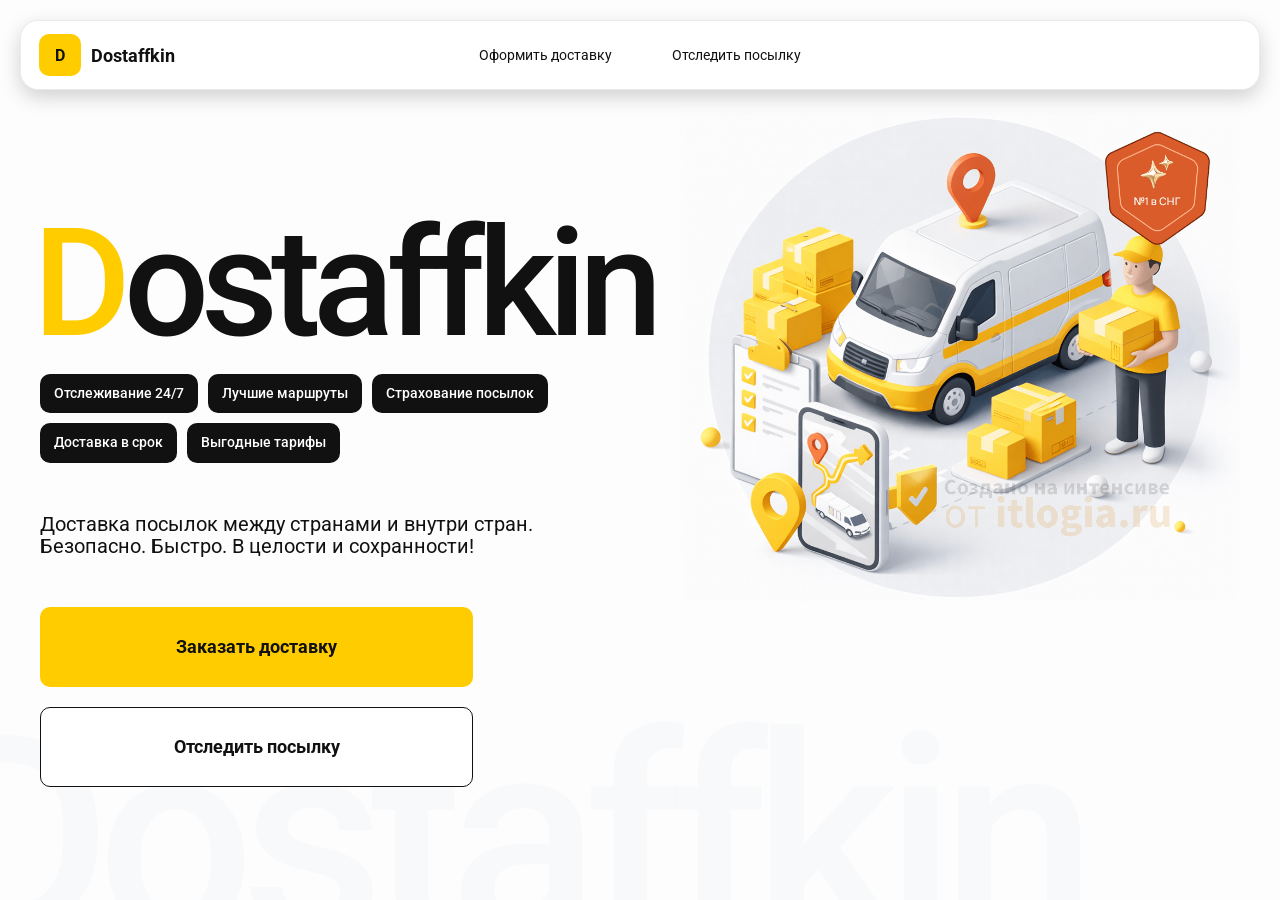
<file: index.html>
<!DOCTYPE html>
<html lang="ru">

<head>
    <meta charset="UTF-8">
    <meta name="viewport" content="width=device-width,initial-scale=1,maximum-scale=1,user-scalable=0" />
    <meta name="viewport" content="width=device-width, initial-scale=1.0">
    <title>Dostaffkin — Доставка посылок между странами и внутри стран. Безопасно. Быстро. В целости и сохранности!
    </title>
    <link href="style/base.css" rel="stylesheet" />
    <link href="style/base_adaptive.css" rel="stylesheet" />
    <link href="style/index.css" rel="stylesheet" />
    <link href="style/index_adaptive.css" rel="stylesheet" />
</head>

<body>
    <div class="container">
        <header class="header">
            <a class="header-brand" href="#">
                <div class="header-logo">D</div>
                <div class="header-title">Dostaffkin</div>
            </a>
            <nav class="header-menu">
                <a class="header-link" href="./order.html">Оформить <span>доставку</span></a>
                <a class="header-link" href="./track.html">Отследить <span>посылку</span></a>
            </nav>
        </header>
        <main class="main">
            <section class="main-info">
                <div class="main-title">
                    <span>D</span>ostaffkin
                </div>
                <div class="main-features">
                    <div class="main-feature">Отслеживание 24/7</div>
                    <div class="main-feature">Лучшие маршруты</div>
                    <div class="main-feature">Страхование посылок</div>
                    <div class="main-feature">Доставка в срок</div>
                    <div class="main-feature">Выгодные тарифы</div>
                </div>
                <div class="main-description">
                    Доставка посылок между странами и внутри стран.
                    Безопасно. Быстро. В целости и сохранности!
                </div>
                <div class="main-actions">
                    <a class="button" type="button" href="./order.html">Заказать доставку</a>
                    <a class="button button-white" type="button" href="./track.html">Отследить посылку</a>
                </div>
            </section>
            <div class="main-title-ghost">Dostaffkin</div>
            <section class="main-image">
                <img src="images/main-image.png" alt="Main image" />
            </section>
        </main>


    </div>


    
</body>

</html>
</file>
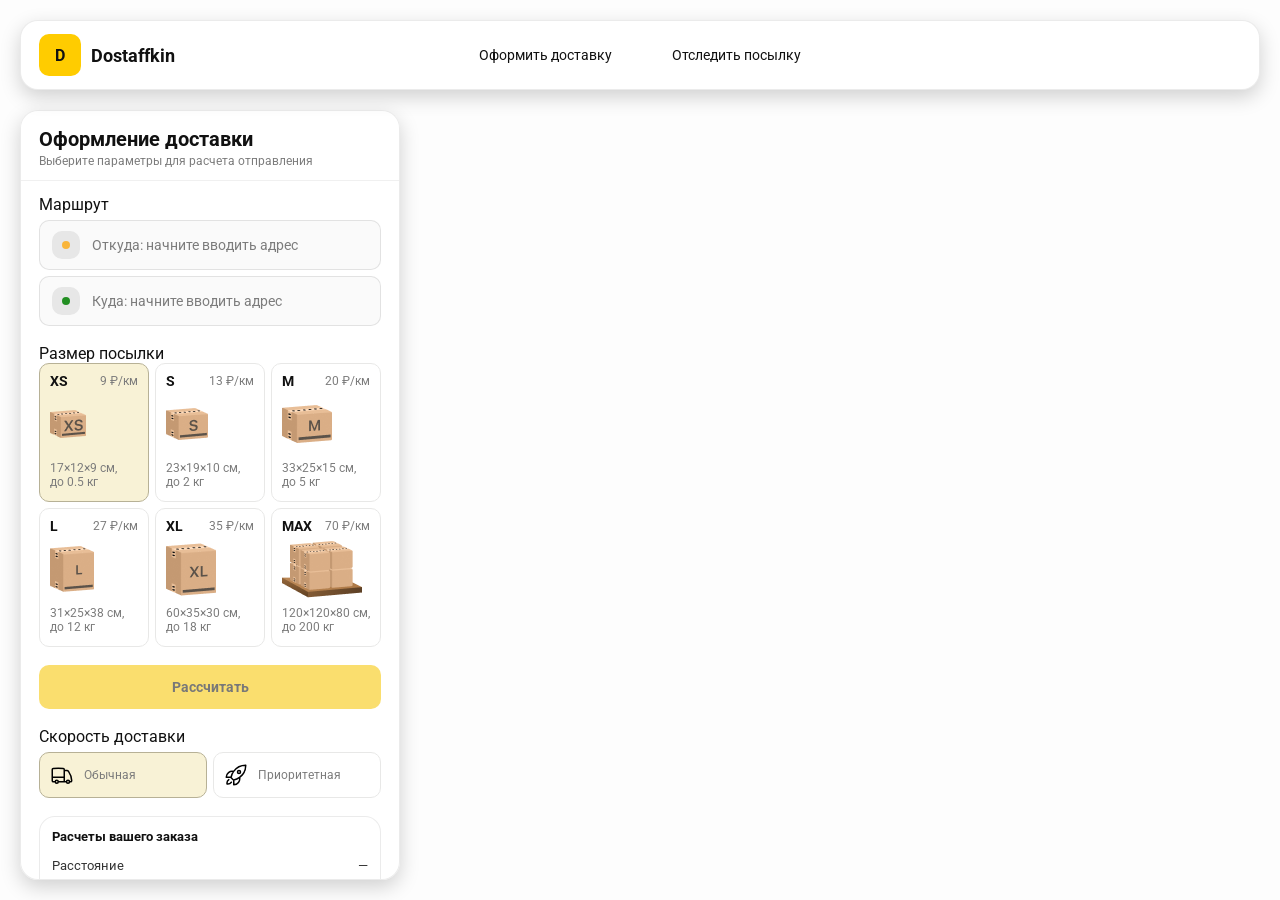
<file: order.html>
<!doctype html>
<html lang="ru">

<head>
    <meta charset="utf-8" />
    <meta name="viewport" content="width=device-width,initial-scale=1,maximum-scale=1,user-scalable=0" />
    <title>Оформление доставки</title>

    <link href="style/base.css" rel="stylesheet" />
    <link href="style/base_adaptive.css" rel="stylesheet" />

    <link href="style/order.css" rel="stylesheet" />
    <link href="style/order_adaptive.css" rel="stylesheet" />

    <script src="https://api-maps.yandex.ru/2.1/?lang=ru_RU&apikey=7edfdec0-83fd-4f90-b35b-98c806c1c99b&suggest_apikey=62899833-5548-49a9-8c65-6e9ef7d38d53" type="text/javascript"></script>
</head>

<body>
    <div id="map"></div>

    <header class="header">
        <a class="header-brand" href="./index.html">
            <div class="header-logo">D</div>
            <div class="header-title">Dostaffkin</div>
        </a>
        <nav class="header-menu">
            <a class="header-link" href="#">Оформить <span>доставку</span></a>
            <a class="header-link" href="./track.html">Отследить <span>посылку</span></a>
        </nav>
    </header>
    <aside class="main" id="sidebar">
        <div class="main-header">
            <div class="main-title">Оформление доставки</div>
            <div class="main-text">Выберите параметры для расчета отправления</div>
        </div>
        <div class="main-content">
            <div class="main-route">
                <div class="main-block-title">Маршрут</div>
                <div class="main-fields">
                    <div class="main-field" id="fromField">
                        <div class="main-pin"></div>
                        <input id="from" placeholder="Откуда: начните вводить адрес" autocomplete="off" />
                        <div class="main-ac" id="fromAc" role="listbox" aria-label="Подсказки адресов"></div>
                    </div>

                    <div class="main-field" id="toField">
                        <div class="main-pin"></div>
                        <input id="to" placeholder="Куда: начните вводить адрес" autocomplete="off" />
                        <div class="main-ac" id="toAc" role="listbox" aria-label="Подсказки адресов"></div>
                    </div>
                </div>
            </div>
            <div class="main-package">
                <div class="main-block-title">Размер посылки</div>

                <div class="main-sizes">
                    <div class="main-size-card is-active" data-value="xs">
                        <div class="main-size-top">
                            <div class="main-size-label">XS</div>
                            <div class="main-size-rate">9 ₽/км</div>
                        </div>
                        <div class="main-size-media">
                            <img src="images/sizes/xs.png" alt="Короб XS" />
                        </div>
                        <div class="main-size-description">17×12×9 см,<br>до 0.5 кг</div>
                    </div>

                    <div class="main-size-card" data-value="s">
                        <div class="main-size-top">
                            <div class="main-size-label">S</div>
                            <div class="main-size-rate">13 ₽/км</div>
                        </div>
                        <div class="main-size-media">
                            <img src="images/sizes/s.png" alt="Короб S" />
                        </div>
                        <div class="main-size-description">23×19×10 см,<br>до 2 кг</div>
                    </div>

                    <div class="main-size-card" data-value="m">
                        <div class="main-size-top">
                            <div class="main-size-label">M</div>
                            <div class="main-size-rate">20 ₽/км</div>
                        </div>
                        <div class="main-size-media">
                            <img src="images/sizes/m.png" alt="Короб M" />
                        </div>
                        <div class="main-size-description">33×25×15 см,<br>до 5 кг</div>
                    </div>

                    <div class="main-size-card" data-value="l">
                        <div class="main-size-top">
                            <div class="main-size-label">L</div>
                            <div class="main-size-rate">27 ₽/км</div>
                        </div>
                        <div class="main-size-media">
                            <img src="images/sizes/l.png" alt="Короб L" />
                        </div>
                        <div class="main-size-description">31×25×38 см,<br>до 12 кг</div>
                    </div>

                    <div class="main-size-card" data-value="xl">
                        <div class="main-size-top">
                            <div class="main-size-label">XL</div>
                            <div class="main-size-rate">35 ₽/км</div>
                        </div>
                        <div class="main-size-media">
                            <img src="images/sizes/xl.png" alt="Короб XL" />
                        </div>
                        <div class="main-size-description">60×35×30 см,<br>до 18 кг</div>
                    </div>

                    <div class="main-size-card" data-value="max">
                        <div class="main-size-top">
                            <div class="main-size-label">MAX</div>
                            <div class="main-size-rate">70 ₽/км</div>
                        </div>
                        <div class="main-size-media main-size-media-palleta">
                            <img src="images/sizes/max.png" alt="Паллета" />
                        </div>
                        <div class="main-size-description">120×120×80 см,<br>до 200 кг</div>
                    </div>
                </div>
            </div>
            <div class="main-calculate-block">
                <button id="calc" class="button calculate-button" type="button" disabled>Рассчитать</button>
            </div>
            <div class="main-speed">
                <div class="main-block-title">Скорость доставки</div>

                <div class="main-speeds">
                    <div class="main-speed-card is-active" data-value="regular">
                        <img class="main-speed-media" src="images/icons/regular.svg" alt="Regular" />
                        <div class="main-speed-description">Обычная</div>
                    </div>
                    <div class="main-speed-card" data-value="fast">
                        <img class="main-speed-media" src="images/icons/fast.svg" alt="Fast" />
                        <div class="main-speed-description">Приоритетная</div>
                    </div>

                </div>
            </div>

            <div class="main-result" id="result">
                <div class="main-result-title">Расчеты вашего заказа</div>
                <div class="main-result-lines">
                    <div class="main-result-line"><span>Расстояние</span><span id="distanceValue">—</span></div>
                    <div class="main-result-line"><span>Доставим через</span><span id="durationValue">—</span></div>
                    <div class="main-result-line"><span>Тариф</span><span id="rateValue">—</span></div>
                </div>
                <div class="main-price">
                    <div class="main-price-label">Итого</div>
                    <div class="main-price-value" id="totalValue">—</div>
                </div>
            </div>
            <div class="main-order-box">
                <div class="main-order-form" id="orderForm">
                    <div class="main-order-title">Оформление доставки</div>
                    <div class="main-block-info-row">
                        <div class="main-block-title">Контакты</div>
                        <div class="order-fields">
                            <div class="main-field">
                                <input id="customerName" placeholder="Ваше имя" autocomplete="off" />
                            </div>
                            <div class="main-field">
                                <input id="customerPhone" placeholder="Ваш телефон" autocomplete="off"
                                    inputmode="tel" />
                            </div>
                        </div>
                    </div>
                    <div class="main-block-info-row extra-info">
                        <div class="main-block-title">Дополнительная информация</div>
                        <div class="main-field textarea">
                            <textarea id="comment" placeholder="Детали доставки и комментарии"></textarea>
                        </div>
                    </div>
                    <button id="submit" class="button main-submit-request" type="button" disabled>Отправить
                        заявку
                    </button>
                </div>

                <div class="main-order-success" id="orderSuccess">
                    <div class="main-success-icon">✓</div>
                    <div class="main-success-title">Заявка отправлена!</div>
                    <div class="main-success-title">Номер отправления – <span id="orderId"></span></div>
                    <div class="main-success-subtitle">Мы скоро свяжемся с вами</div>
                </div>
            </div>


        </div>
    </aside>
    <script src="script/order.js"></script>
</body>

</html>
</file>
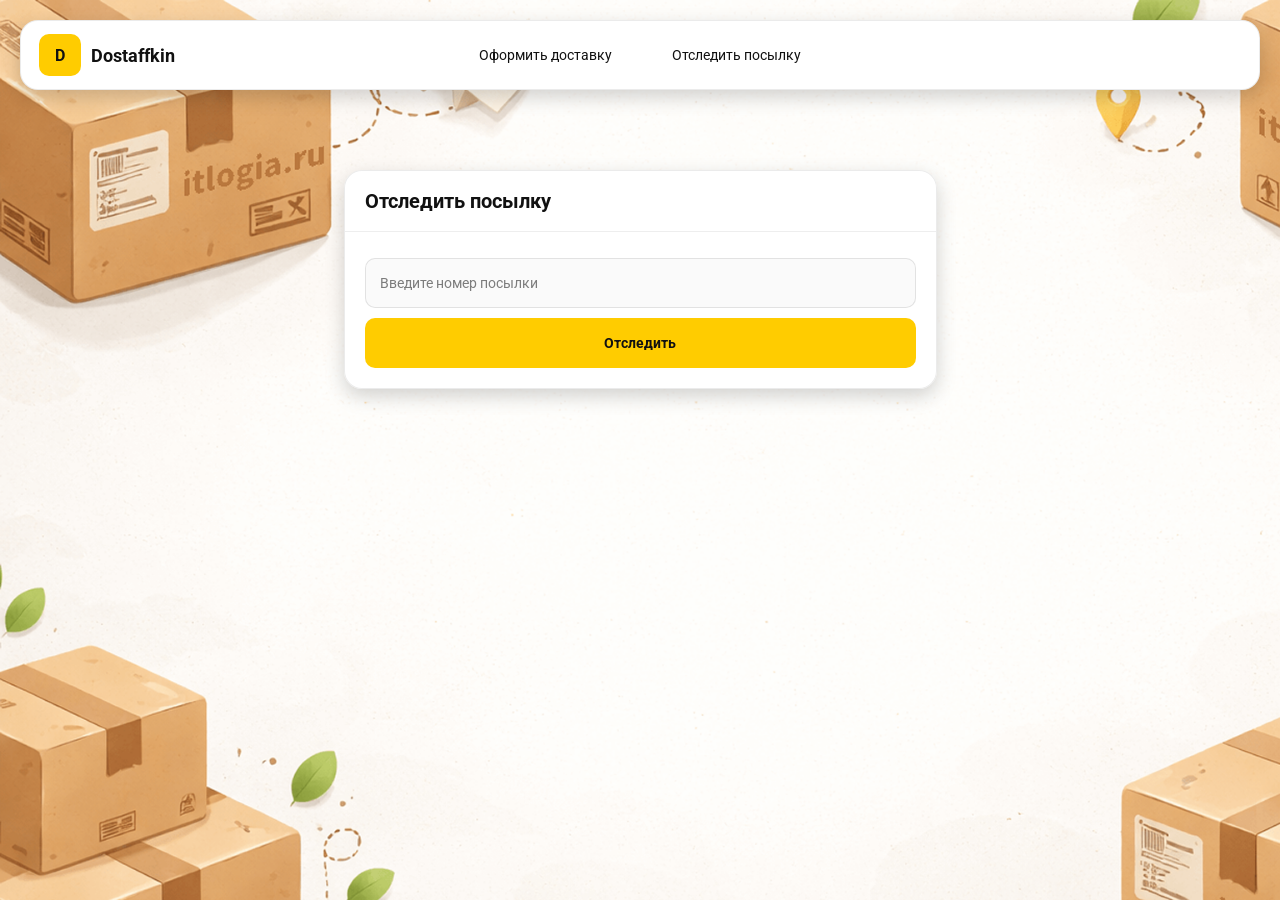
<file: track.html>
<!doctype html>
<html lang="ru">

<head>
    <meta charset="utf-8" />
    <meta name="viewport" content="width=device-width,initial-scale=1,maximum-scale=1,user-scalable=0" />
    <title>Отследить посылку</title>
    <link rel="stylesheet" href="style/base.css" />
    <link rel="stylesheet" href="style/base_adaptive.css" />

    <link rel="stylesheet" href="style/track.css" />
    <link rel="stylesheet" href="style/track_adaptive.css" />
</head>

<body>
    <div class="container">
        <header class="header">
            <a class="header-brand" href="./index.html">
                <div class="header-logo">D</div>
                <div class="header-title">Dostaffkin</div>
            </a>
            <nav class="header-menu">
                <a class="header-link" href="./order.html">Оформить <span>доставку</span></a>
                <a class="header-link" href="#">Отследить <span>посылку</span></a>
            </nav>
        </header>
        <main class="track-content">
            <section class="track-card track-search">
                <div class="track-title">Отследить посылку</div>
                <div class="track-action">
                    <div class="main-field track-field">
                        <input id="trackNumber" placeholder="Введите номер посылки" autocomplete="off" />
                    </div>
                    <button id="trackButton" class="button track-button" type="button">Отследить</button>
                </div>
            </section>
            <section class="track-card track-result" id="trackResult">
                <div class="track-result-header">
                    <div class="track-id" id="trackIdValue"></div>
                    <div class="track-routes">
                        <div class="track-route">
                            <div class="track-route-pin">
                                <svg xmlns="http://www.w3.org/2000/svg" fill="none" viewBox="0 0 24 24"
                                    stroke-width="1.5" stroke="orange" class="size-6">
                                    <path stroke-linecap="round" stroke-linejoin="round"
                                        d="M15 10.5a3 3 0 1 1-6 0 3 3 0 0 1 6 0Z" />
                                    <path stroke-linecap="round" stroke-linejoin="round"
                                        d="M19.5 10.5c0 7.142-7.5 11.25-7.5 11.25S4.5 17.642 4.5 10.5a7.5 7.5 0 1 1 15 0Z" />
                                </svg>
                            </div>
                            <div class="track-route-address" id="trackFromValue">
                                Откуда: Москва, улица Арбат, 1
                            </div>
                        </div>
                        <div class="track-route track-route-arrow">
                            <svg xmlns="http://www.w3.org/2000/svg" fill="none" viewBox="0 0 24 24" stroke-width="1.5"
                                stroke="currentColor" class="size-6">
                                <path stroke-linecap="round" stroke-linejoin="round"
                                    d="M19.5 13.5 12 21m0 0-7.5-7.5M12 21V3" />
                            </svg>
                        </div>
                        <div class="track-route">
                            <div class="track-route-pin">
                                <svg xmlns="http://www.w3.org/2000/svg" fill="none" viewBox="0 0 24 24"
                                    stroke-width="1.5" stroke="green" class="size-6">
                                    <path stroke-linecap="round" stroke-linejoin="round"
                                        d="M15 10.5a3 3 0 1 1-6 0 3 3 0 0 1 6 0Z" />
                                    <path stroke-linecap="round" stroke-linejoin="round"
                                        d="M19.5 10.5c0 7.142-7.5 11.25-7.5 11.25S4.5 17.642 4.5 10.5a7.5 7.5 0 1 1 15 0Z" />
                                </svg>
                            </div>
                            <div class="track-route-address" id="trackToValue">
                                Куда: Минск, проспект Независимости, 58
                            </div>
                        </div>
                    </div>
                </div>
                <div class="track-info">
                    <div class="track-status-title">Статус данной посылки:</div>
                    <div class="track-status-list" id="trackStatusList">
                </div>
            </section>
        </main>
    </div>
    <script src="script/track.js"></script>

</body>

</html>
</file>
<file: style/base.css>
*, *::before, *::after {
    box-sizing: border-box;
}
@font-face {
    font-family: "Roboto";
    src: url("../fonts/Roboto-Regular.ttf");
    font-weight: normal;
}

@font-face {
    font-family: "Roboto";
    src: url("../fonts/Roboto-Bold.ttf");
    font-weight: bold;
}

@font-face {
    font-family: "Roboto";
    src: url("../fonts/Roboto-Medium.ttf");
    font-weight: 500;
}
html, body {
    margin: 0;
    color: #111111;
    font-family: "Roboto", sans-serif;
}

body {
    background: #FDFDFD;
}
.header {
    border-radius: 18px;
    box-shadow: 0 7px 20px 0 #0000002E;
    backdrop-filter: blur(10px);
    background: #ffffff;
    left: 20px;
    border: 1px solid rgba(0, 0, 0, 0.08);
    position: fixed;
    right: 20px;
    top: 20px;
    padding: 14px 18px;
    height: 70px;
    display: flex;
    align-items: center;
    z-index: 6;
}
.header-brand {
    display: flex;
    align-items: center;
    text-decoration: none;
    gap: 10px;
}

.header-logo {
    width: 42px;
    height: 42px;
    border-radius: 10px;
    background: #FFCC00;
    display: grid;
    place-items: center;
    font-weight: bold;
    color: #111;
}

.header-title {
    font-size: 18px;
    font-weight: bold;
    color: #111111;
    text-decoration: none;
}
.header-menu {
    display: flex;
    align-items: center;
    gap: 60px;
    margin: 0;
    position: absolute;
    left: 50%;
    transform: translateX(-50%);
}

.header-link {
    font-size: 14px;
    color: #111111;
    text-decoration: none;
}
.button {
    border: 0;
    outline: none;
    height: 44px;
    border-radius: 10px;
    font-size: 14px;
    font-weight: bold;
    cursor: pointer;
    font-family: inherit;
    transition: transform .08s ease, opacity .12s ease;
    background: #ffcc00;
    color: #111111;
    text-align: center;
    text-decoration: none;
}

.button:hover {
    background-color: #E5BC19;
}

.button:disabled {
    cursor: not-allowed;
    background-color: #FADE6E;
    color: #787878;
    transform: none;
}

.button.button-white {
    background: #ffffff;
    border: 1px solid #111111;
}

.button.button-white:hover {
    background: rgb(241 241 241);
}
.main-field {
    display: flex;
    align-items: center;
    margin-top: 6px;
    gap: 10px;
    border: 1px solid #1111111A;
    background: #FAFAFA;
    border-radius: 10px;
    padding: 10px 12px;
    position: relative;
    box-sizing: border-box;
    height: 50px;
}

.main-field.textarea {
    height: auto;
}

.main-pin {
    width: 28px;
    height: 28px;
    border-radius: 10px;
    background: rgba(17, 17, 17, 0.08);
    display: grid;
    place-items: center;
    flex: 0 0 auto;
    position: relative;
}

.main-pin::before {
    content: "";
    width: 8px;
    height: 8px;
    border-radius: 999px;
    background: orange;
    opacity: .75;
    display: block;
}

.main-field:last-child .main-pin::before {
    background: green;
    opacity: .85;
}

input, textarea {
    width: 100%;
    border: 0;
    outline: none;
    background: transparent;
    font-size: 14px;
    color: #111111;
    font-family: inherit;
}

textarea {
    resize: vertical;
    min-height: 72px;
    padding: 2px 0;
}

input::placeholder, textarea::placeholder {
    color: #7C7C7C;
}

.main-field:focus-within {
    border-color: rgba(0, 0, 0, 0.20);
    box-shadow: 0 0 0 4px rgba(255, 204, 0, 0.35);
    background: rgba(255, 255, 255, 0.75);
}
.main-field {
    display: flex;
    align-items: center;
    margin-top: 6px;
    gap: 10px;
    border: 1px solid #1111111A;
    background: #FAFAFA;
    border-radius: 10px;
    padding: 10px 12px;
    position: relative;
    box-sizing: border-box;
    height: 50px;
}

.main-field.textarea {
    height: auto;
}

.main-pin {
    width: 28px;
    height: 28px;
    border-radius: 10px;
    background: rgba(17, 17, 17, 0.08);
    display: grid;
    place-items: center;
    flex: 0 0 auto;
    position: relative;
}

.main-pin::before {
    content: "";
    width: 8px;
    height: 8px;
    border-radius: 999px;
    background: orange;
    opacity: .75;
    display: block;
}

.main-field:last-child .main-pin::before {
    background: green;
    opacity: .85;
}

input, textarea {
    width: 100%;
    border: 0;
    outline: none;
    background: transparent;
    font-size: 14px;
    color: #111111;
    font-family: inherit;
}

textarea {
    resize: vertical;
    min-height: 72px;
    padding: 2px 0;
}

input::placeholder, textarea::placeholder {
    color: #7C7C7C;
}

.main-field:focus-within {
    border-color: rgba(0, 0, 0, 0.20);
    box-shadow: 0 0 0 4px rgba(255, 204, 0, 0.35);
    background: rgba(255, 255, 255, 0.75);
}
</file>
<file: style/base_adaptive.css>
@media (max-width: 767px) {
    .header {
        left: 10px;
        right: 10px;
        top: 10px;
    }

    .header-link span {
        display: none;
    }

    .header-menu {
        gap: 20px;
        justify-content: flex-start;
        margin: 0 0 0 30px;
        position: static;
        transform: none;
    }
}

@media (max-width: 420px) {
    .header-title {
        display: none;
    }
}

@media (max-width: 374px) {
    .header-menu {
        gap: 10px;
        margin: 0 0 0 10px;
    }
}
</file>
<file: style/index.css>
.container {
    overflow: hidden;
    min-height: 100vh;
}
.main {
    padding: 111px 40px 40px;
    position: relative;
    display: flex;
}
.main-info {
    max-width: 840px;
    width: 100%;
    position: relative;
}
.main-title {
    margin-top: 98px;
    font-weight: 500;
    font-size: 200px;
    line-height: 1;
    letter-spacing: -0.05em;
    color: #111111;
    left: -15px;
    position: relative;
}

.main-title span {
    color: #ffcc00;
}
.main-features {
    margin-top: 15px;
    display: flex;
    flex-wrap: wrap;
    gap: 10px;
}

.main-feature {
    background: #111111;
    color: #ffffff;
    padding: 12px 14px;
    font-weight: 500;
    font-size: 14px;
    line-height: 1.1;
    border-radius: 10px;
}
.main-description {
    margin-top: 50px;
    max-width: 500px;
    font-size: 20px;
    line-height: 1.1;
    color: #111111;
}
.main-actions {
    margin-top: 50px;
    display: flex;
    flex-direction: column;
    gap: 20px;
}

.main-actions .button {
    height: 80px;
    width: 433px;
    font-size: 18px;
    font-weight: bold;
    place-items: center;
    display: grid;
}
.main-title-ghost {
    position: absolute;
    z-index: -1;
    left: -70px;
    bottom: -150px;
    font-weight: 500;
    font-size: 278px;
    line-height: 1;
    letter-spacing: -0.05em;
    color: #ECEDF04D;
}
.main-image {
    width: 1024px;
    top: 100px;
    z-index: -2;
}

.main-image img {
    width: 100%;
    max-width: 1024px;
    height: auto;
    display: block;
}
</file>
<file: style/index_adaptive.css>
@media (max-width: 1760px) {
    .main-title {
        font-size: 150px;
        left: -7px;
    }

    .main-info {
        max-width: 640px;
    }
}
@media (max-width: 1200px) {
    .main-info {
        max-width: 540px;
    }

    .main {
        padding: 111px 20px 20px;
    }

    .main-title {
        font-size: 120px;
        left: -4px;
    }

    .main-title-ghost {
        font-size: 220px;
    }
}
@media (max-width: 1024px) {
    .main-title {
        margin-top: 30px;
    }

    .main {
        flex-direction: column-reverse;
    }

    .main-image {
        max-width: 350px;
        position: absolute;
        left: 370px;
        top: 370px;
    }

    .main-info {
        max-width: 100%;
    }

    .main-actions {
        gap: 10px;
    }

    .main-actions .button {
        height: 50px;
        font-size: 14px;
        width: auto;
        max-width: 300px;
    }

    .main-description {
        max-width: 350px;
    }
}
@media (max-width: 570px) {
    .main-title {
        font-size: 88px;
    }

    .main-description {
        max-width: 100%
    }

    .main-actions {
       width: 100%;
    }

    .main-actions .button {
        width: 100%;
        max-width: 100%
    }

    .main-image {
        max-width: 650px;
        position: absolute;
        left: 170px;
        top: 70px;
        opacity: 0.2;
    }
}
@media (max-width: 400px) {
    .main-title {
        font-size: 70px;
    }
}
</file>
<file: style/order.css>
#map {
    position: fixed;
    inset: 0;
}
.main {
    border-radius: 18px;
    box-shadow: 0 7px 20px 0 #0000002E;
    backdrop-filter: blur(10px);
    background: rgba(255, 255, 255, 0.96);
    left: 20px;
    border: 1px solid rgba(0, 0, 0, 0.08);
    position: fixed;
    top: 110px;
    bottom: 20px;
    width: 380px;
    display: flex;
    flex-direction: column;
    overflow: hidden;
    z-index: 5;
}
.main-header {
    padding: 18px 18px 12px 18px;
    border-bottom: 1px solid rgba(0, 0, 0, 0.06);
    display: flex;
    flex-direction: column;
}

.main-title {
    font-size: 20px;
    line-height: 100%;
    font-weight: bold;
}

.main-text {
    font-size: 12px;
    margin-top: 5px;
    color: #7C7C7C;
}
.main-content {
    padding: 14px 18px 18px 18px;
    overflow: auto;
    scrollbar-width: none;
    display: flex;
    flex-direction: column;
    gap: 18px;
    flex: 1;
}
.main-field {
    display: flex;
    align-items: center;
    margin-top: 6px;
    gap: 10px;
    border: 1px solid #1111111A;
    background: #FAFAFA;
    border-radius: 10px;
    padding: 10px 12px;
    position: relative;
    box-sizing: border-box;
    height: 50px;
}

.main-field.textarea {
    height: auto;
}

.main-pin {
    width: 28px;
    height: 28px;
    border-radius: 10px;
    background: rgba(17, 17, 17, 0.08);
    display: grid;
    place-items: center;
    flex: 0 0 auto;
    position: relative;
}

.main-pin::before {
    content: "";
    width: 8px;
    height: 8px;
    border-radius: 999px;
    background: orange;
    opacity: .75;
    display: block;
}

.main-field:last-child .main-pin::before {
    background: green;
    opacity: .85;
}

input, textarea {
    width: 100%;
    border: 0;
    outline: none;
    background: transparent;
    font-size: 14px;
    color: #111111;
    font-family: inherit;
}

textarea {
    resize: vertical;
    min-height: 72px;
    padding: 2px 0;
}

input::placeholder, textarea::placeholder {
    color: #7C7C7C;
}

.main-field:focus-within {
    border-color: rgba(0, 0, 0, 0.20);
    box-shadow: 0 0 0 4px rgba(255, 204, 0, 0.35);
    background: rgba(255, 255, 255, 0.75);
}
.main-sizes {
    display: grid;
    gap: 6px;
    grid-template-columns: repeat(3, 1fr);
}

.main-size-card {
    border: 1px solid #E8E8E7;
    background: #FFFFFF;
    border-radius: 10px;
    padding: 10px;
    cursor: pointer;
    user-select: none;
    transition: transform .08s ease, border-color .12s ease, background .12s ease;
    min-height: 139px;
}

.main-size-card:hover {
    transform: translateY(-1px);
}

.main-size-card.is-active {
    background-color: #F8F2D6;
    border-color: #B7B196;
}

.main-size-top {
    display: flex;
    align-items: center;
    justify-content: space-between;
}

.main-size-label {
    font-weight: bold;
    font-size: 14px;
    color: #111111;
    line-height: 100%;
}

.main-size-rate {
    font-size: 12px;
    color: #7C7C7C;
    line-height: 100%;
}

.main-size-media {
    margin-top: 8px;
    height: 57px;
}

.main-size-description {
    margin-top: 8px;
    font-size: 12px;
    color: #7C7C7C;
    line-height: 1.2;
}
.calculate-button {
    width: 100%;
}
.main-result {
    border: 1px solid rgba(0, 0, 0, 0.08);
    background: rgba(255, 255, 255, 0.75);
    border-radius: 16px;
    padding: 12px;
    line-height: 1.25;
}

.main-result-title {
    font-weight: bold;
    font-size: 13px;
    color: #111111;
    margin-bottom: 13px;
}

.main-result-lines {
    gap: 8px;
    display: flex;
    flex-direction: column;
}

.main-result-line {
    font-size: 13px;
    color: rgba(17, 17, 17, 0.85);
    display: flex;
    justify-content: space-between;
}

.main-price {
    margin-top: 18px;
    padding-top: 10px;
    border-top: 1px dashed rgba(0, 0, 0, 0.12);
    display: flex;
    align-items: baseline;
    justify-content: space-between;
}

.main-price-label {
    font-size: 12px;
    color: rgba(17, 17, 17, 0.55);
}

.main-price-value {
    font-size: 20px;
    font-weight: bold;
    color: #111111;
    letter-spacing: -0.3px;
}
.main-order-box {
    background: #ffffff;
    border: 1px solid #E8E8E7;
    border-radius: 10px;
    padding: 12px;
}

.main-order-title {
    margin-bottom: 8px;
    font-weight: bold;
    font-size: 14px;
    color: #111111;
}

.main-block-info {
    display: flex;
    flex-direction: column;
    gap: 6px;
}

.order-fields {
    display: grid;
    grid-template-columns: 1fr 1fr;
    column-gap: 10px;
    margin-top: 6px;
}

.main-block-info-row.extra-info {
    display: block;
    margin-top: 13px;
}

.main-submit-request {
    width: 100%;
    margin-top: 6px;
}

.main-order-success {
    display: none;
    text-align: center;
    padding: 22px 12px;
    gap: 12px;
}

.main-order-success.is-visible {
    display: flex;
    flex-direction: column;
    align-items: center;
}

.main-success-icon {
    width: 56px;
    height: 56px;
    border-radius: 50%;
    background: #16a34a;
    color: #ffffff;
    display: grid;
    place-items: center;
    font-size: 30px;
}

.main-success-title {
    font-size: 14px;
    font-weight: bold;
    color: #111111;
}

.main-success-subtitle {
    font-size: 12px;
    color: rgba(17, 17, 17, 0.55);
    line-height: 1.3;
}
.main-speed .main-block-title {
    margin-bottom: 6px;
}

.main-speeds {
    display: grid;
    gap: 6px;
    grid-template-columns: repeat(2, 1fr);
}

.main-speed-card {
    border: 1px solid #E8E8E7;
    background: #FFFFFF;
    border-radius: 10px;
    padding: 10px;
    cursor: pointer;
    user-select: none;
    transition: transform .08s ease, border-color .12s ease, background .12s ease;
    display: flex;
    align-items: center;
    gap: 10px;
}

.main-speed-card:hover {
    transform: translateY(-1px);
}

.main-speed-card.is-active {
    background-color: #F8F2D6;
    border-color: #B7B196;
}

.main-speed-description {
    font-size: 12px;
    color: #7C7C7C;
    line-height: 1.2;
}
</file>
<file: style/order_adaptive.css>
@media (max-width: 767px) {
    .main {
        left: 10px;
        right: 10px;
        top: 50%;
        bottom: 12px;
        width: auto;
        max-width: none;
    }
}

@media (max-width: 420px) {
    .main-sizes {
        grid-template-columns: repeat(2, 1fr);
    }
}
</file>
<file: style/track.css>
.container {
    background: #F4F4F4 url("../images/track-bg.png");
    background-size: cover;
    min-height: 100vh;
    padding: 170px 0 50px 0;
}
.track-content {
    width: 593px;
    margin: 0 auto;
}
.track-card {
    width: 100%;
    border-radius: 18px;
    box-shadow: 0 7px 20px 0 #0000002E;
    backdrop-filter: blur(10px);
    background: rgba(255, 255, 255, 0.96);
    border: 1px solid rgba(0, 0, 0, 0.08);
}

.track-title {
    font-size: 20px;
    line-height: 100%;
    font-weight: bold;
    border-bottom: 1px solid #EEEEEE;
    padding: 20px;
}

.track-action {
    padding: 20px;
}

.track-button {
    width: 100%;
    height: 50px;
}

.track-field {
    margin-bottom: 10px;
}
.track-result {
    margin-top: 5px;
    display: none;
}

.track-result.is-visible {
    display: block;
}

.track-result-header {
    font-weight: bold;
    font-size: 14px;
    color: #111111;
    padding: 20px;
    border-bottom: 1px solid #EEEEEE;
}

.track-id {
    margin-bottom: 12px;
    font-size: 20px;
}

.track-routes {
    display: flex;
    flex-direction: column;
    gap: 10px;
    font-weight: normal;
}

.track-route {
    display: flex;
    align-items: center;
    gap: 10px;
}

.track-route-pin {
    width: 24px;
    height: 24px;
    flex-shrink: 0;
}

.track-route-arrow {
    padding: 15px 0;
    width: 24px;
    height: 24px;
}

.track-info {
    padding: 20px;
}

.track-status {
    display: flex;
    align-items: center;
    font-size: 12px;
    gap: 10px;
}

.track-status-title {
    font-size: 14px;
    color: #111111;
    margin-bottom: 20px;
}

.track-status-list {
    display: flex;
    flex-direction: column;
    gap: 15px;
}

.track-status-icon {
    width: 40px;
    height: 40px;
    border-radius: 50%;
    background: rgba(17, 17, 17, 0.08);
    display: grid;
    place-items: center;
    flex: 0 0 auto;
}

.track-status.created .track-status-icon {
    background-color: #F1CB00;
}

.track-status.in-way .track-status-icon {
    background-color: #F08A11;
}

.track-status.ready .track-status-icon {
    background-color: #A35D0A;
}

.track-status.done .track-status-icon {
    background-color: #37C93B;
}

.track-status-text {
    display: flex;
    align-items: center;
    justify-content: space-between;
    color: #111111;
    font-size: 12px;
    flex: 1;
}

.track-status-date {
    color: rgba(17, 17, 17, 0.55);
}
</file>
<file: style/track_adaptive.css>
@media (max-width: 767px) {
    .container {
        padding: 130px 0 50px 0;
    }

    .track-content {
        width: 100%;
        padding-left: 10px;
        padding-right: 10px;
    }

    .track-result-header {
        padding: 20px;
    }
}
</file>
